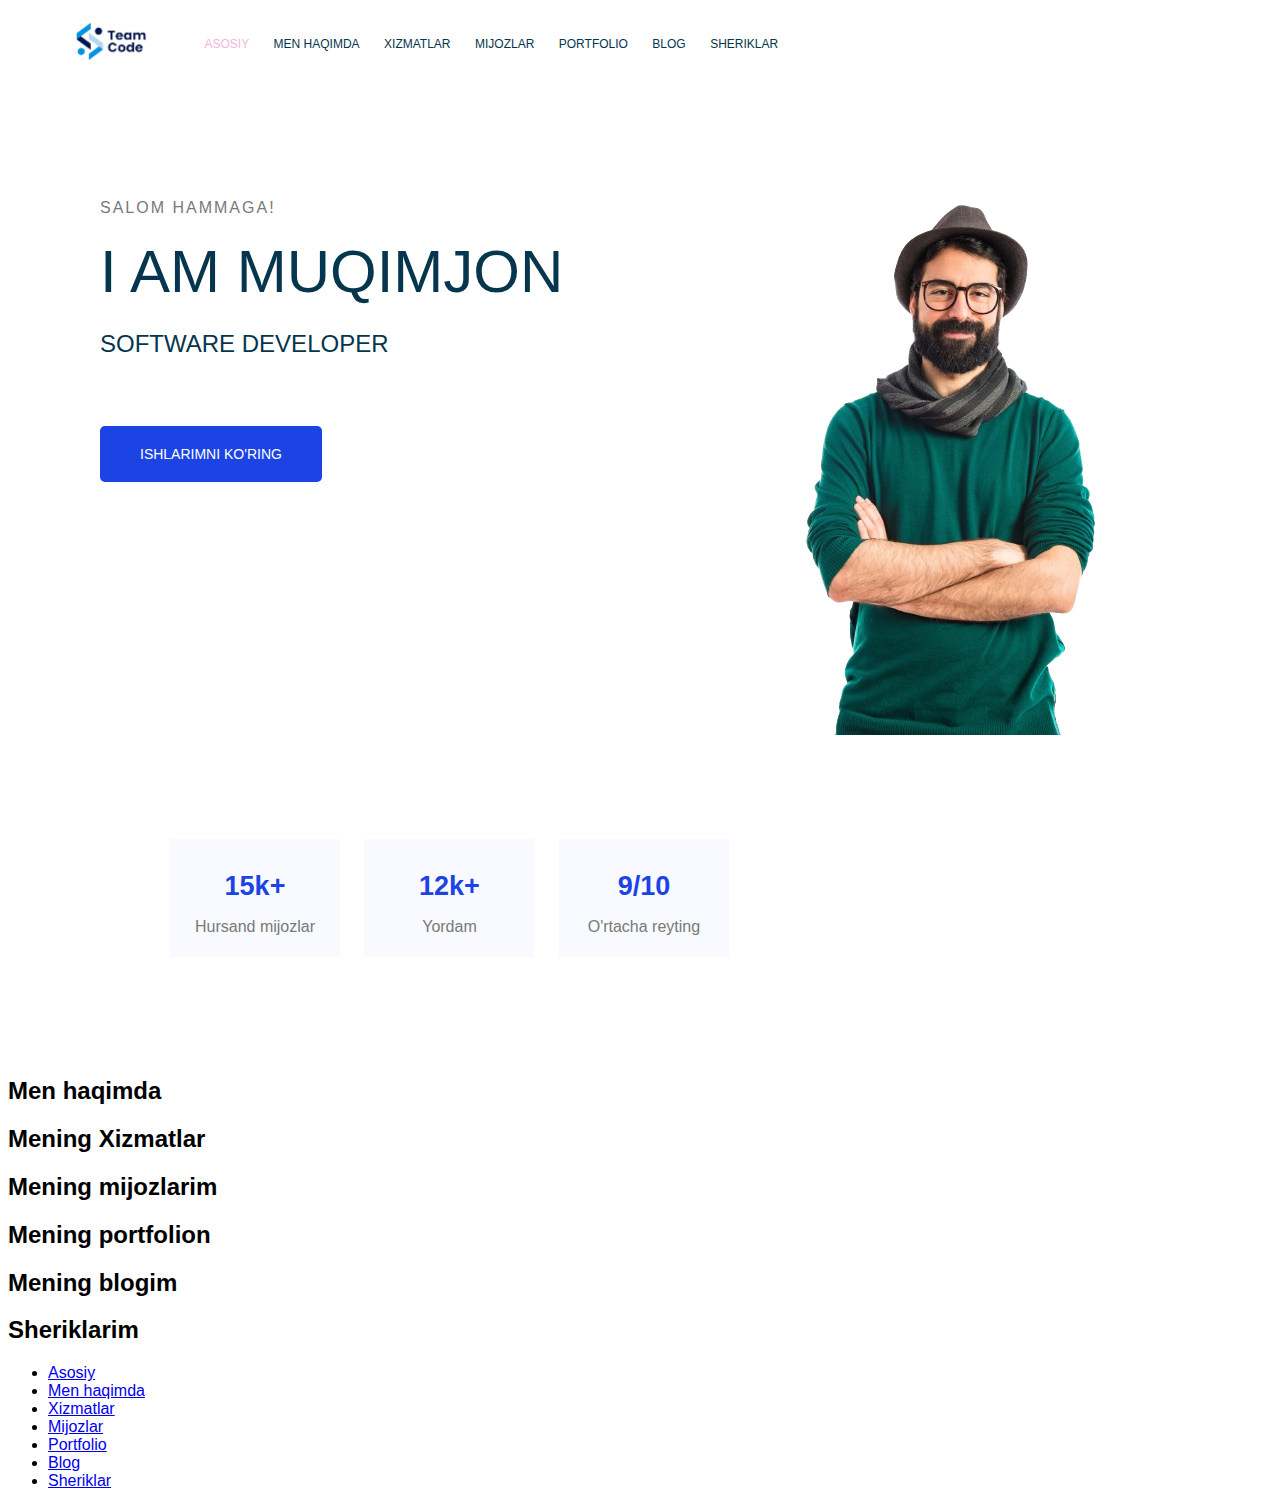
<file: index.html>
<!DOCTYPE html>
<html lang="en">
<head>
    <title>Portfolio</title>
    <link rel="stylesheet" href="https://cdnjs.cloudflare.com/ajax/libs/font-awesome/6.5.1/css/all.min.css" integrity="sha512-DTOQO9RWCH3ppGqcWaEA1BIZOC6xxalwEsw9c2QQeAIftl+Vegovlnee1c9QX4TctnWMn13TZye+giMm8e2LwA==" crossorigin="anonymous" referrerpolicy="no-referrer" />
    <link rel="stylesheet" href="./css/main.css">
</head>
<body>
    <!-- Header section -->
    <div class="container">
        <header class="main-header">
            <div class="main-header__brand">
                <a href="index.html">
                    <img src="./images/logo.png" alt="Logo">
                </a>
            </div>
            <nav class="main-navigation">
                <ul class="main-navigation__items">
                    <li class="main-navigation__item active">
                        <a href="#home">Asosiy</a>
                    </li>
                    <li class="main-navigation__item">
                        <a href="#about">Men haqimda</a>
                    </li>
                    <li class="main-navigation__item">
                        <a href="#projects">Xizmatlar</a>
                    </li>
                    <li class="main-navigation__item">
                        <a href="#clients">Mijozlar</a>
                    </li>
                    <li class="main-navigation__item">
                        <a href="#portfolio">Portfolio</a>
                    </li>
                    <li class="main-navigation__item">
                        <a href="#blog">Blog</a>
                    </li>
                    <li class="main-navigation__item">
                        <a href="#partners">Sheriklar</a>
                    </li>
                </ul>
            </nav>
        </header>
    </div>
    <!-- /Header section -->

    <!-- Main section -->
    <div class="container">
        <section id="main-section" class="main-section">
            <div class="main-section__info">
                <h4 class="main-section__welcome to-uppercase">Salom hammaga!</h4>
                <h1 class="main-section__introduction to-uppercase">I am Muqimjon</h1>
                <h3 class="main-section__position to-uppercase">Software Developer</h3>
                <div class="main-section__social-networks">
                    <a href="https://t.me/muqimjon_m/">
                        <i class="fa-brands fa-telegram"></i>
                    </a>
                    <a href="https://github.com/muqimjon/">
                        <i class="fa-brands fa-github"></i>
                    </a>
                    <a href="https://www.linkedin.com/in/muqimjon/">
                        <i class="fa-brands fa-linkedin"></i>
                    </a>
                    <a href="https://www.instagram.com/muqimjon_m/">
                        <i class="fa-brands fa-instagram"></i>
                    </a>
                    <a href="https://www.facebook.com/muqimjon.m">
                        <i class="fa-brands fa-facebook"></i>
                    </a>
                </div>
                <button type="button" class="main-section__action to-uppercase">
                    Ishlarimni ko'ring
                </button>
            </div>
            <div class="main-section__image">
                <img src="./images/me.png" alt="My image">
            </div>
        </section>
        <div class="clearfix"></div>
    </div>
    <!-- /Main section -->

    <!-- Statistics section -->
    <div class="container">
        <section id="statistics-section" class="statistics-section">
            <div class="statistics-section__item">
                <h3 class="statistics-section__number">
                    15k+
                </h3>
                <p class="statistics-section__title">
                    Hursand mijozlar
                </p>
            </div>
            <div class="statistics-section__item">
                <h3 class="statistics-section__number">
                    12k+
                </h3>
                <p class="statistics-section__title">
                    Yordam
                </p>
            </div>
            <div class="statistics-section__item">
                <h3 class="statistics-section__number">
                    9/10
                </h3>
                <p class="statistics-section__title">
                    O'rtacha reyting
                </p>
            </div>
        </section>
    </div>
    <!-- /Statistics section -->

    <!-- About me section -->
    <section id="about-me-section">
        <h2>Men haqimda</h2>
    </section>
    <!-- /About me section -->

    <!-- Services section -->
    <section id="services-section">
        <h2>Mening Xizmatlar</h2>
    </section>
    <!-- /Services section -->

    <!-- Clients section -->
    <section id="clients-section">
        <h2>Mening mijozlarim</h2>
    </section>
    <!-- /Clients section -->

    <!-- Portfolio section -->
    <section id="portfolio-section">
        <h2>Mening portfolion</h2>
    </section>
    <!-- /Portfolio section -->

    <!-- Blog section -->
    <section id="blog-section">
        <h2>Mening blogim</h2>
    </section>
    <!-- /Blog section -->

    <!-- Partners section -->
    <section id="partners-section">
        <h2>Sheriklarim</h2>
    </section>
    <!-- /Partners section -->

    <!-- Footer section -->
    <footer>
        <nav>
            <ul>
                <li>
                    <a href="#home">Asosiy</a>
                </li>
                <li>
                    <a href="#about">Men haqimda</a>
                </li>
                <li>
                    <a href="#projects">Xizmatlar</a>
                </li>
                <li>
                    <a href="#clients">Mijozlar</a>
                </li>
                <li>
                    <a href="#portfolio">Portfolio</a>
                </li>
                <li>
                    <a href="#blog">Blog</a>
                </li>
                <li>
                    <a href="#partners">Sheriklar</a>
                </li>
            </ul>
        </nav>
    </footer>
    <!-- /Footer section -->


</body>
</html>
</file>
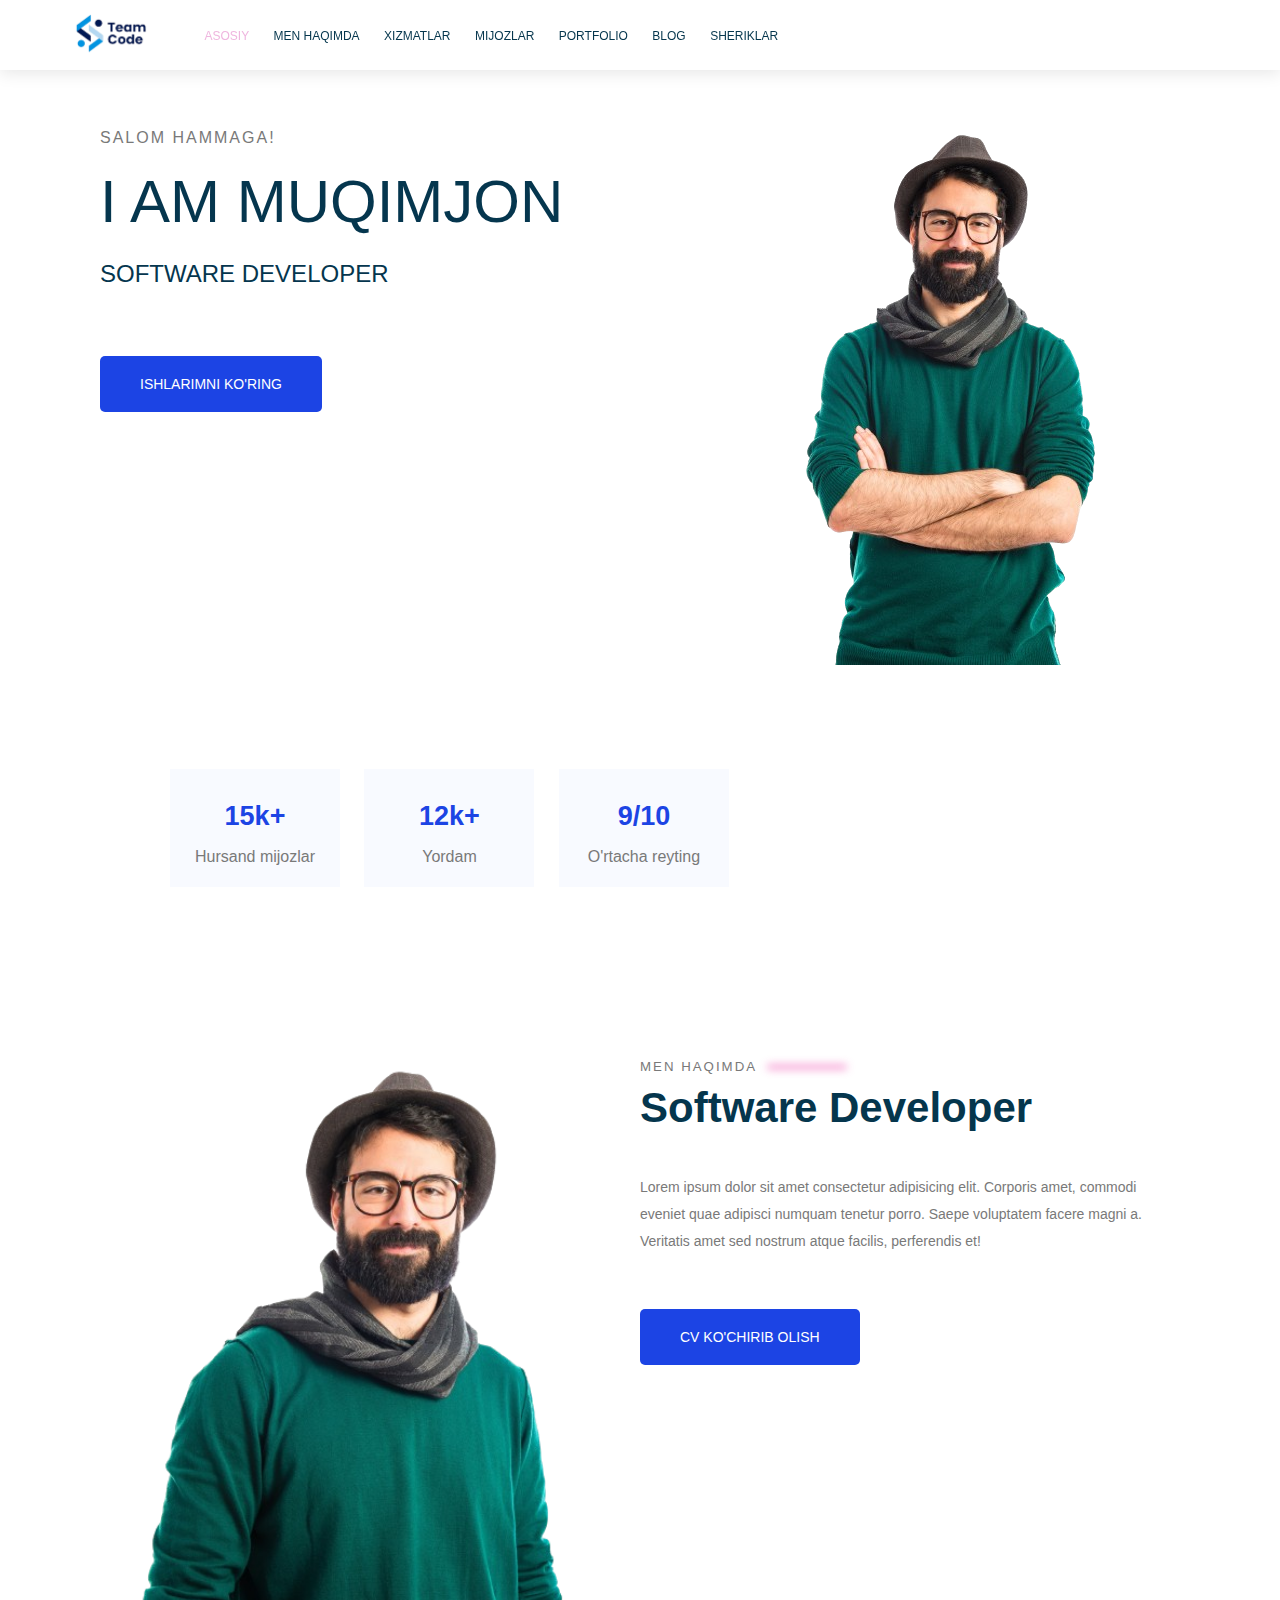
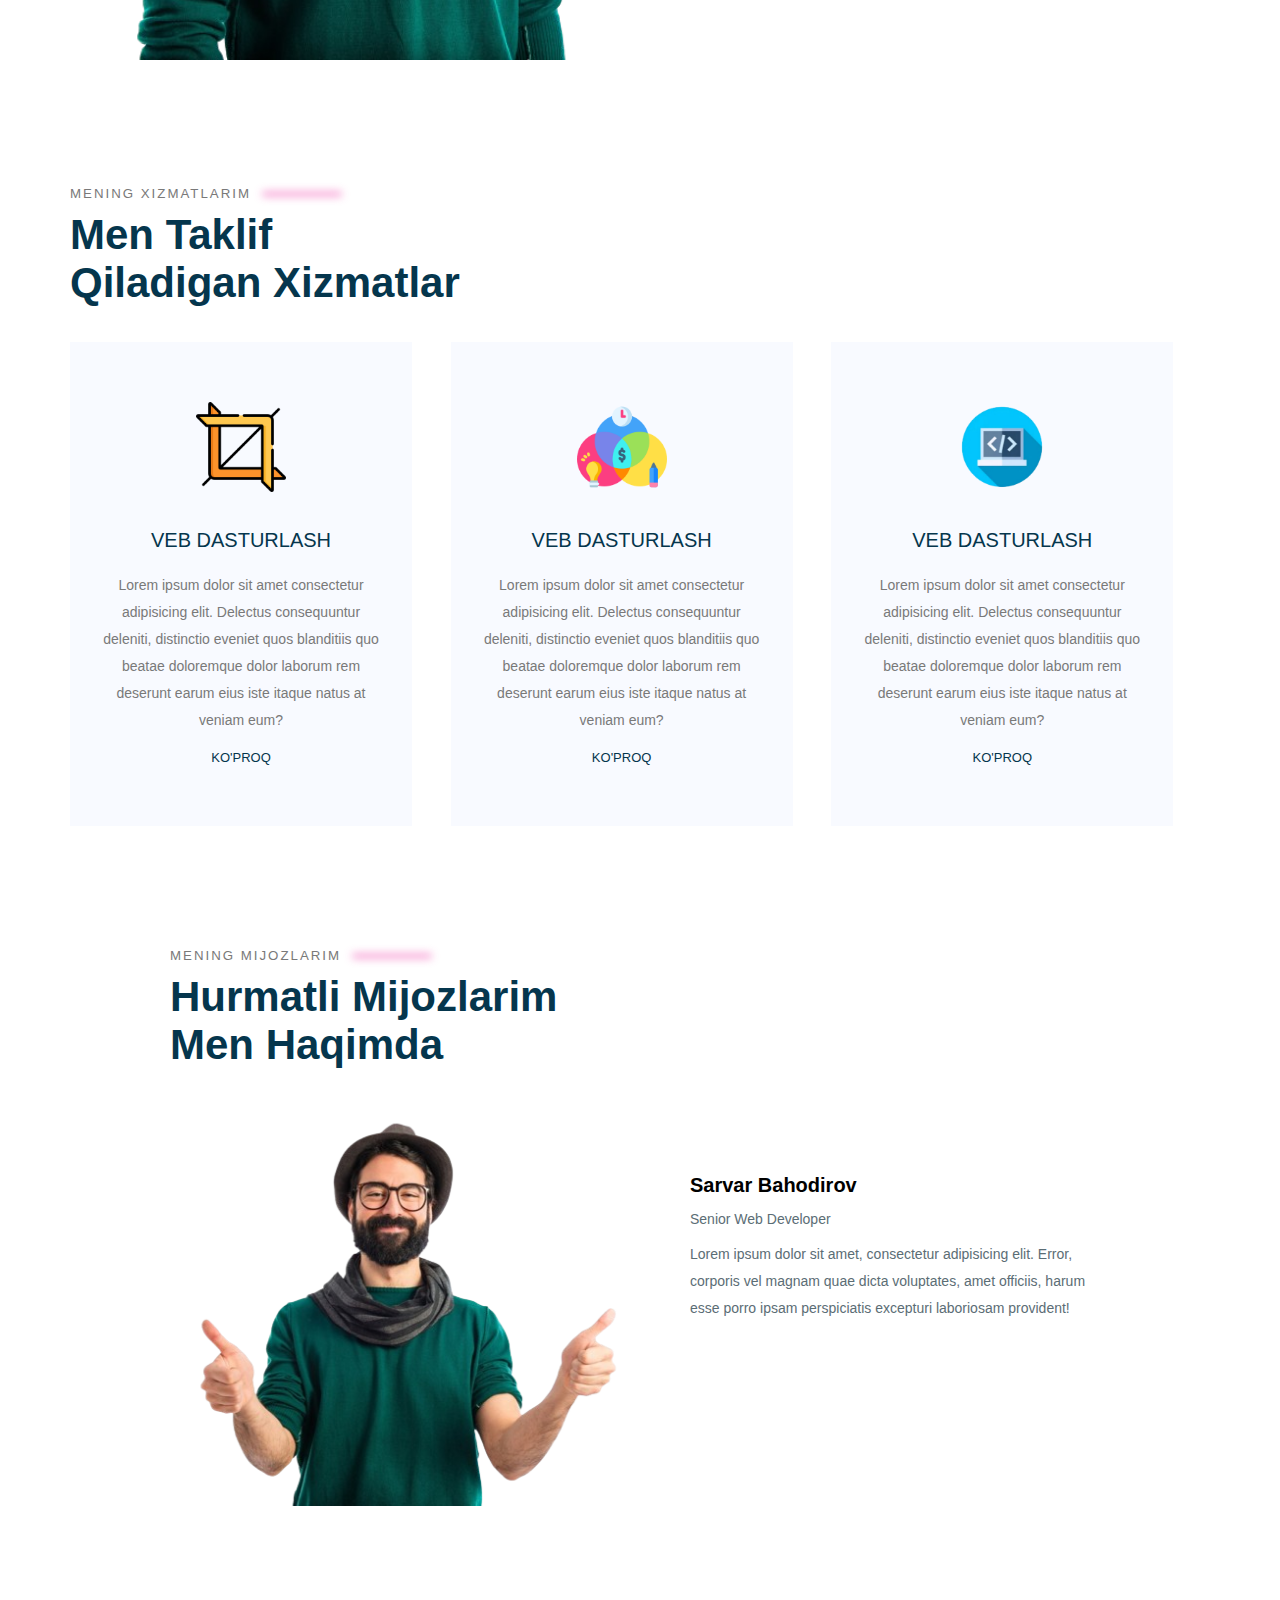
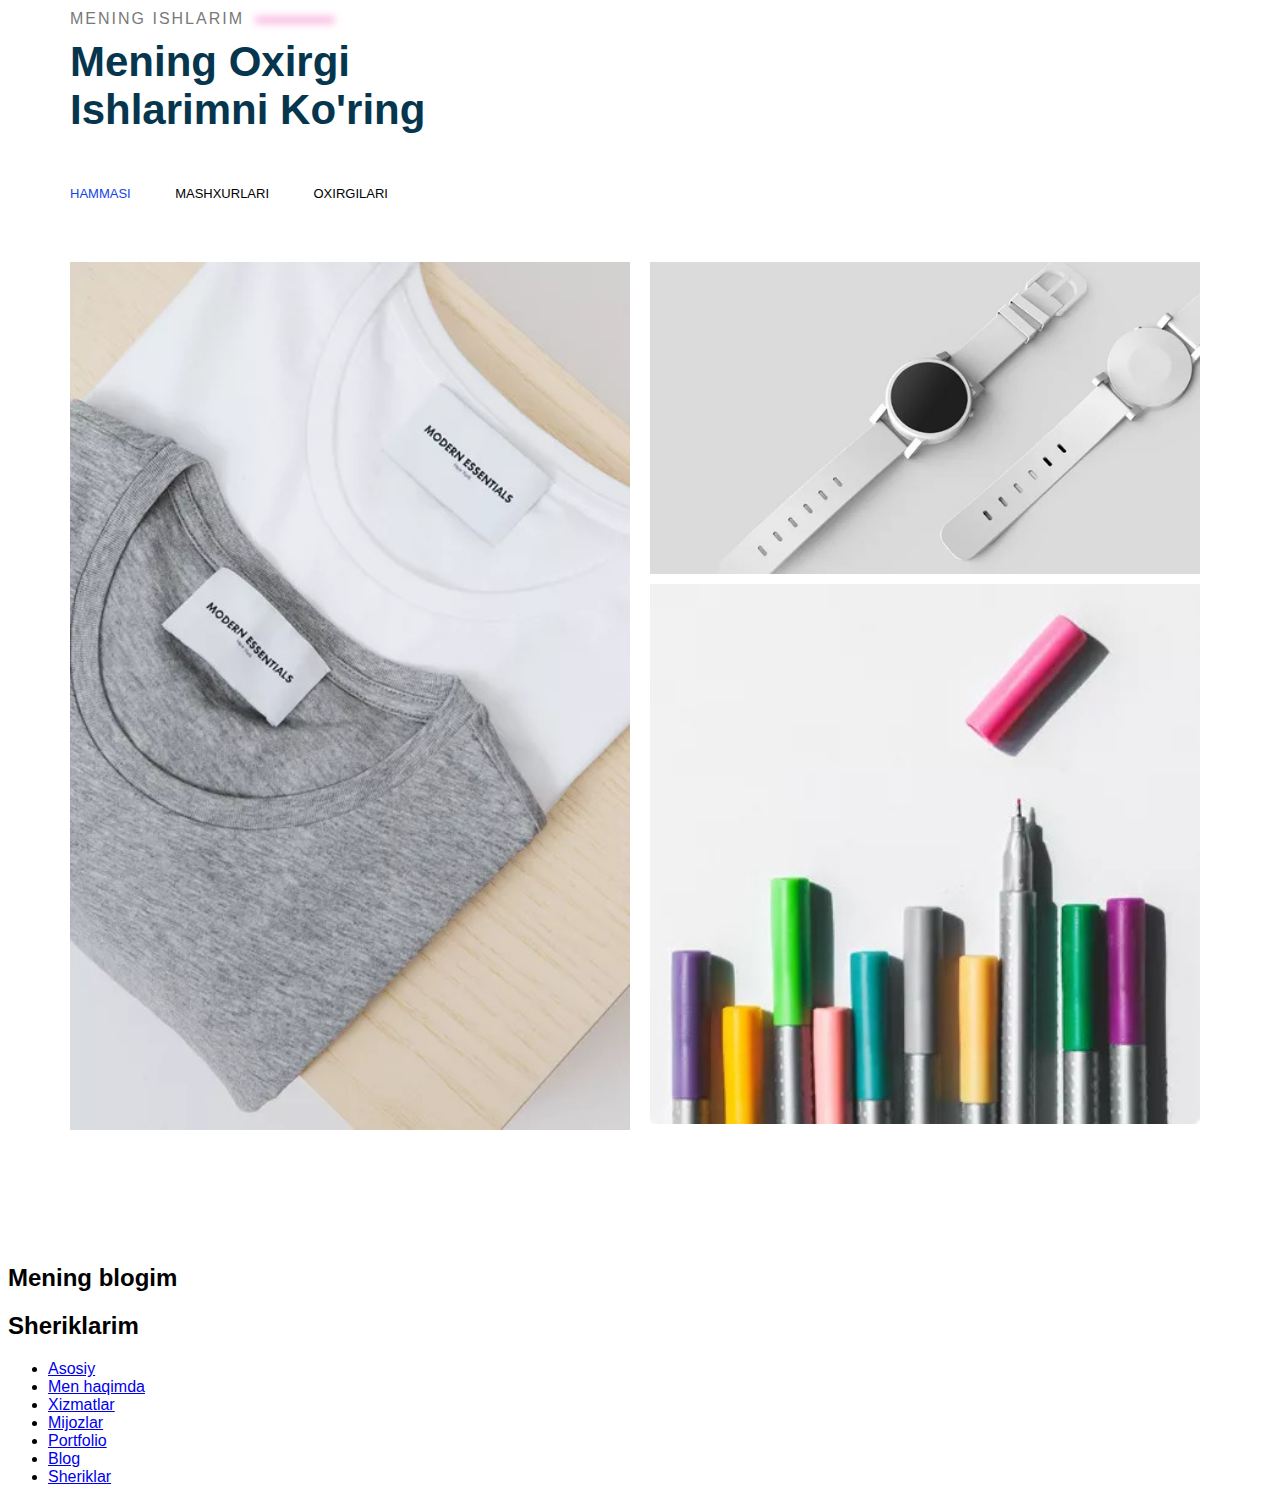
<file: src/index.html>
<!DOCTYPE html>
<html lang="en">
<head>
    <title>Portfolio</title>
    <link rel="stylesheet" href="https://cdnjs.cloudflare.com/ajax/libs/font-awesome/6.5.1/css/all.min.css" integrity="sha512-DTOQO9RWCH3ppGqcWaEA1BIZOC6xxalwEsw9c2QQeAIftl+Vegovlnee1c9QX4TctnWMn13TZye+giMm8e2LwA==" crossorigin="anonymous" referrerpolicy="no-referrer" />
    <link rel="stylesheet" href="./css/main.css">
</head>
<body>
    <!-- Header section -->
    <header class="main-header">
        <div class="container">
            <div class="main-header__brand">
                <a href="index.html">
                    <img src="./images/logo.png" alt="Logo">
                </a>
            </div>
            <nav class="main-navigation">
                <ul class="main-navigation__items">
                    <li class="main-navigation__item active">
                        <a href="#home">Asosiy</a>
                    </li>
                    <li class="main-navigation__item">
                        <a href="#about">Men haqimda</a>
                    </li>
                    <li class="main-navigation__item">
                        <a href="#projects">Xizmatlar</a>
                    </li>
                    <li class="main-navigation__item">
                        <a href="#clients">Mijozlar</a>
                    </li>
                    <li class="main-navigation__item">
                        <a href="#portfolio">Portfolio</a>
                    </li>
                    <li class="main-navigation__item">
                        <a href="#blog">Blog</a>
                    </li>
                    <li class="main-navigation__item">
                        <a href="#partners">Sheriklar</a>
                    </li>
                </ul>
            </nav>
        </div>
    </header>
    <!-- /Header section -->

    <!-- Main section -->
    <div class="container">
        <section id="main-section" class="main-section">
            <div class="main-section__info">
                <h4 class="main-section__welcome to-uppercase">Salom hammaga!</h4>
                <h1 class="main-section__introduction to-uppercase">I am Muqimjon</h1>
                <h3 class="main-section__position to-uppercase">Software Developer</h3>
                <div class="main-section__social-networks">
                    <a href="https://t.me/muqimjon_m/">
                        <i class="fa-brands fa-telegram"></i>
                    </a>
                    <a href="https://github.com/muqimjon/">
                        <i class="fa-brands fa-github"></i>
                    </a>
                    <a href="https://www.linkedin.com/in/muqimjon/">
                        <i class="fa-brands fa-linkedin"></i>
                    </a>
                    <a href="https://www.instagram.com/muqimjon_m/">
                        <i class="fa-brands fa-instagram"></i>
                    </a>
                    <a href="https://www.facebook.com/muqimjon.m">
                        <i class="fa-brands fa-facebook"></i>
                    </a>
                </div>
                <button type="button" class="button main-section__action to-uppercase">
                    Ishlarimni ko'ring
                </button>
            </div>
            <div class="main-section__image">
                <img src="./images/me.png" alt="My image">
            </div>
        </section>
        <div class="clearfix"></div>
    </div>
    <!-- /Main section -->

    <!-- Statistics section -->
    <div class="container">
        <section id="statistics-section" class="statistics-section">
            <div class="statistics-section__item">
                <h3 class="statistics-section__number">
                    15k+
                </h3>
                <p class="statistics-section__title">
                    Hursand mijozlar
                </p>
            </div>
            <div class="statistics-section__item">
                <h3 class="statistics-section__number">
                    12k+
                </h3>
                <p class="statistics-section__title">
                    Yordam
                </p>
            </div>
            <div class="statistics-section__item">
                <h3 class="statistics-section__number">
                    9/10
                </h3>
                <p class="statistics-section__title">
                    O'rtacha reyting
                </p>
            </div>
        </section>
    </div>
    <!-- /Statistics section -->

    <!-- About me section -->
   <div class="container">
    <section id="about-me" class="about-me">
        <div class="about-me__image">
            <img src="./images/about-me.png" alt="About me image">
        </div>
        <div class="about-me__info">
            <h5 class="section-subtitle">
                Men haqimda
                <span class="blur-line"></span>
            </h5>
            <h3 class="section-title">
                Software Developer
            </h3>
            <p class="about-me__description">
                Lorem ipsum dolor sit amet consectetur adipisicing elit. Corporis amet, commodi eveniet quae adipisci numquam tenetur porro. Saepe voluptatem facere magni a. Veritatis amet sed nostrum atque facilis, perferendis et!
            </p>
            <button type="button" class="button to-uppercase about-me__action">
                CV ko'chirib olish
            </button>
        </div>
    </section>
    <div class="clearfix"></div>
   </div>
    <!-- /About me section -->

    <!-- Services section -->
    <div class="container">
        <section id="services-section" class="services">
            <h5 class="section-subtitle">
                Mening xizmatlarim
                <span class="blur-line"></span>
            </h5>
            <h2 class="section-title">
                Men taklif <br>
                qiladigan xizmatlar
            </h2>
            <div class="services__cards">
                <div class="service-card">
                    <img class="service-card__icon" src="./images/web.png" alt="Web Development">
                    <h5 class="service-card__title">veb dasturlash</h5>
                    <p class="service-card__description">
                        Lorem ipsum dolor sit amet consectetur adipisicing elit. Delectus consequuntur deleniti, distinctio eveniet quos blanditiis quo beatae doloremque dolor laborum rem deserunt earum eius iste itaque natus at veniam eum?
                    </p>
                    <a href="#" class="service-card__link">Ko'proq</a>
                </div>
                <div class="service-card">
                    <img class="service-card__icon" src="./images/ui-ux.png" alt="Web Development">
                    <h5 class="service-card__title">veb dasturlash</h5>
                    <p class="service-card__description">
                        Lorem ipsum dolor sit amet consectetur adipisicing elit. Delectus consequuntur deleniti, distinctio eveniet quos blanditiis quo beatae doloremque dolor laborum rem deserunt earum eius iste itaque natus at veniam eum?
                    </p>
                    <a href="#" class="service-card__link">Ko'proq</a>
                </div>
                <div class="service-card">
                    <img class="service-card__icon" src="./images/wp.png" alt="Web Development">
                    <h5 class="service-card__title">veb dasturlash</h5>
                    <p class="service-card__description">
                        Lorem ipsum dolor sit amet consectetur adipisicing elit. Delectus consequuntur deleniti, distinctio eveniet quos blanditiis quo beatae doloremque dolor laborum rem deserunt earum eius iste itaque natus at veniam eum?
                    </p>
                    <a href="#" class="service-card__link">Ko'proq</a>
                </div>
            </div>
        </section>
    </div>
    <!-- /Services section -->

    <!-- Clients section -->
    <div class="container">
        <section id="clients" class="clients">
            <h5 class="section-subtitle">
                Mening mijozlarim
                <span class="blur-line"></span>
            </h5>
            <h2 class="section-title">
                Hurmatli mijozlarim <br>
                men haqimda
            </h2>
            <div class="client-items">
                <div class="client-item">
                    <div class="client-item__image">
                        <img src="./images/client.png" alt="Client image">
                    </div>
                    <div class="client-item__info">
                        <h3 class="client-item__name">
                            Sarvar Bahodirov
                        </h3>
                        <p class="client-item__position">
                            Senior Web Developer
                        </p>
                        <div class="client-item__review">
                            Lorem ipsum dolor sit amet, consectetur adipisicing elit. Error, corporis vel magnam quae dicta voluptates, amet officiis, harum esse porro ipsam perspiciatis excepturi laboriosam provident!
                        </div>
                        <div class="client-item__rate">
                            <i class="fa fa-star"></i>
                            <i class="fa fa-star"></i>
                            <i class="fa fa-star"></i>
                            <i class="fa fa-star"></i>
                            <i class="fa fa-star disables"></i>
                        </div>
                    </div>
                </div>
            </div>
        </section>
        <div class="clearfix"></div>
    </div>
    <!-- /Clients section -->

    <!-- Portfolio section -->
    <div class="container">
        <section id="portfolio-section" class="portfolio">
            <div class="section-subtitle">
                Mening ishlarim
                <span class="blur-line"></span>
            </div>
            <div class="section-title">
                Mening oxirgi <br>
                ishlarimni ko'ring
            </div>
            <ul class="portfolio-filters">
                <li class="active">
                    Hammasi
                </li>
                <li>
                    Mashxurlari
                </li>
                <li>
                     Oxirgilari
                </li>
            </ul>
            <div class="portfolio-items">
                <div class="portfolio-item portfilio-item-1">
                    <img src="./images/portfolio-1.jpg" alt="Portfolio image 1" class="portfolio-item__image">
                    <div class="portfolio-item__overlay"></div>
                    <div class="portfolio-item__info">
                        <h4>
                            <a href="#">Portfolio item 1</a>
                        </h4>
                        <p>
                            Ishim haqida
                        </p>
                    </div>
                </div>
                <div class="portfolio-item portfolio-item-2">
                    <img src="./images/portfolio-2.jpg" alt="Portfolio image 2" class="portfolio-item__image">
                    <div class="portfolio-item__overlay"></div>
                    <div class="portfolio-item__info">
                        <h4>
                            <a href="#">Portfolio item 2</a>
                        </h4>
                        <p>
                            Ishim haqida
                        </p>
                    </div>
                </div>
                <div class="portfolio-item portfolio-item-3">
                    <img src="./images/portfolio-3.jpg" alt="Portfolio image 3" class="portfolio-item__image">
                    <div class="portfolio-item__overlay"></div>
                    <div class="portfolio-item__info">
                        <h4>
                            <a href="#">Portfolio item 3</a>
                        </h4>
                        <p>
                            Ishim haqida
                        </p>
                    </div>
                </div>
            </div>
        </section>
    </div>
    <!-- /Portfolio section -->

    <!-- Blog section -->
    <section id="blog-section">
        <h2>Mening blogim</h2>
    </section>
    <!-- /Blog section -->

    <!-- Partners section -->
    <section id="partners-section">
        <h2>Sheriklarim</h2>
    </section>
    <!-- /Partners section -->

    <!-- Footer section -->
    <footer>
        <nav>
            <ul>
                <li>
                    <a href="#home">Asosiy</a>
                </li>
                <li>
                    <a href="#about">Men haqimda</a>
                </li>
                <li>
                    <a href="#projects">Xizmatlar</a>
                </li>
                <li>
                    <a href="#clients">Mijozlar</a>
                </li>
                <li>
                    <a href="#portfolio">Portfolio</a>
                </li>
                <li>
                    <a href="#blog">Blog</a>
                </li>
                <li>
                    <a href="#partners">Sheriklar</a>
                </li>
            </ul>
        </nav>
    </footer>
    <!-- /Footer section -->


</body>
</html>
</file>
<file: css/main.css>
/* Core styles */
body {
    font-family: sans-serif;
}

.container {
    width: 1140px;
    margin: 0 auto;
}

.to-uppercase {
    text-transform: uppercase;
}

.clearfix {
    clear: both;
}

/* Main header styles */
.main-header__brand {
    display: inline-block;
    vertical-align: middle;
}

.main-header__brand img {
    width: 80px;
}

.main-navigation {
    display: inline-block;
    vertical-align: middle;
}

.main-navigation__item {
    display: inline-block;
    padding: 10px;
}

.main-navigation__item a {
    color: #05364d;
    text-decoration: none;
    text-transform: uppercase;
    font-size: 12px;
    font-weight: 500px;
}

.main-navigation__item a:hover {
    color: #efb6df;
}

.main-navigation__item.active a {
    color: #efb6df;
}

/* Main section styles */
.main-section {
    padding: 100px 30px;
}

.main-section > div {
    width: 50%;
    float: left;
}

.main-section__image {
    text-align: right;
}

.main-section__welcome {
    font-size: 16px;
    font-weight: 400;
    margin-bottom: 20px;
    letter-spacing: 2px;
    color: #797979;
}

.main-section__introduction {
    margin-top: 20px;
    font-size: 60px;
    font-weight: 500;
    margin-bottom: 20px;
    color: #05364E;
}

.main-section__position {
    color: #05364E;
    font-size: 24px;
    font-weight: 300;
    margin-bottom: 20px;
}

.main-section__social-networks a {
    color: #8FA1AA;
    font-size: 20px;
    display: inline-block;
    margin-right: 16px;
    cursor: pointer;
}

.main-section__social-networks a:hover {
    color: #1C44E4;
}

.main-section__action {
    margin-top: 30px;
    border: none;
    background-color: #1C44E4;
    color: #FFFFFF;
    font-weight: 500;
    font-size: 14px;
    padding: 20px 40px;
    border-radius: 5px;
    cursor: pointer;
}

/* Statistics section styles */
.statistics-section {
    padding: 100px;
}

.statistics-section__item {
    display: inline-block;
    width: 150px;
    background-color: #F8FAFF; /*#F5F5F5*/
    text-align: center;
    padding: 5px 10px;
    margin-right: 20px;
}

.statistics-section__number {
    font-size: 27px;
    margin-bottom: 5px;
    color: #1C44E4;
}

.statistics-section__title {
    font-size: 16px;
    color: #797979;
    font-weight: 300;
}
</file>
<file: src/css/main.css>
/* Core styles */
body {
    font-family: sans-serif;
}

.container {
    width: 1140px;
    margin: 0 auto;
}

.to-uppercase {
    text-transform: uppercase;
}

.clearfix {
    clear: both;
}

.button {
    border: none;
    background-color: #1C44E4;
    color: #FFFFFF;
    font-weight: 500;
    font-size: 14px;
    padding: 20px 40px;
    border-radius: 5px;
    cursor: pointer;
}

.blur-line {
    display: inline-block;
    position: relative;
    top: -2px;
    margin-left: 5px;
    width: 80px;
    height: 4px;
    background: rgba(237, 35, 159, 0.6);
    filter: blur(4px);
    border-radius: 4px;
}

/* Main header styles */

.main-header {
    position: fixed;
    background-color: white;
    top: 0;
    left: 0;
    width: 100%;
    box-shadow: 0px 3px 16px 0px rgba(0 0 0 / 10%);
    z-index: 10;
}


.main-header__brand {
    display: inline-block;
    vertical-align: middle;
}

.main-header__brand img {
    width: 80px;
}

.main-navigation {
    display: inline-block;
    vertical-align: middle;
}

.main-navigation__item {
    display: inline-block;
    padding: 10px;
}

.main-navigation__item a {
    color: #05364d;
    text-decoration: none;
    text-transform: uppercase;
    font-size: 12px;
    font-weight: 500px;
}

.main-navigation__item a:hover {
    color: #efb6df;
}

.main-navigation__item.active a {
    color: #efb6df;
}

/* Main section styles */
.main-section {
    padding: 100px 30px;
}

.main-section > div {
    width: 50%;
    float: left;
}

.main-section__image {
    text-align: right;
}

.main-section__welcome {
    font-size: 16px;
    font-weight: 400;
    margin-bottom: 20px;
    letter-spacing: 2px;
    color: #797979;
}

.main-section__introduction {
    margin-top: 20px;
    font-size: 60px;
    font-weight: 500;
    margin-bottom: 20px;
    color: #05364E;
}

.main-section__position {
    color: #05364E;
    font-size: 24px;
    font-weight: 300;
    margin-bottom: 20px;
}

.main-section__social-networks a {
    color: #8FA1AA;
    font-size: 20px;
    display: inline-block;
    margin-right: 16px;
    cursor: pointer;
}

.main-section__social-networks a:hover {
    color: #1C44E4;
}

.main-section__action {
    margin-top: 30px;
}

/* Statistics section styles */
.statistics-section {
    padding: 100px;
}

.statistics-section__item {
    display: inline-block;
    width: 150px;
    background-color: #F8FAFF; /*#F5F5F5*/
    text-align: center;
    padding: 5px 10px;
    margin-right: 20px;
}

.statistics-section__number {
    font-size: 27px;
    margin-bottom: 5px;
    color: #1C44E4;
}

.statistics-section__title {
    font-size: 16px;
    color: #797979;
    font-weight: 300;
}

/* About me section styles */
.about-me {
    padding: 50px;
}

.about-me > div {
    width: 50%;
    float: left;
}

.about-me__image img {
    width: 90%;
}

.section-subtitle {
    letter-spacing: 2px;
    font-weight: 500;
    margin-bottom: 10px;
    color: #797979;
    text-transform: uppercase;
}

.section-title {
    margin-top: 5px;
    font-size: 42px;
    font-weight: 700;
    text-transform: capitalize;
    color: #05364D;
}

.about-me__description {
    font-size: 14px;
    font-weight: 400;
    color: #797979;
    line-height: 27px;
}

.about-me__action {
    margin-top: 40px;
}

/* Services section styles */
.services {
    padding-top: 100px;
}

.service-card {
    display: inline-block;
    width: 30%;
    padding: 60px 30px;
    background-color: #F8FAFF;
    margin-right: 3%;
    text-align: center;
    box-sizing: border-box;
}

.service-card__title {
    color: #05364D;
    font-size: 20px;
    font-weight: 500;
    margin-bottom: 20px;
    text-transform: uppercase;
}

.service-card__description {
    font-size: 14px;
    line-height: 27px;
    font-weight: 300;
    color: #797979;
}

.service-card__link {
    font-size: 13px;
    font-weight: 500;
    text-transform: uppercase;
    color: #05364D;
    text-decoration: none;
}

.service-card__icon {
    width: 90px;
}

.service-card:hover {
    background-color: #5F30FF;
}

.service-card:hover .service-card__title,
.service-card:hover .service-card__description,
.service-card:hover .service-card__link {
    color: #fff;
}

/* Clients section styles */
.clients {
    padding: 100px;
}

.client-item > div {
    width: 50%;
    float: left;
    box-sizing: border-box;
}

.client-item__image img {
    width: 100%;
}

.client-item__info {
    padding-top: 50px;
    padding-left: 50px;
}

.client-item__name {
    font-size: 20px;
    margin-bottom: 4px;
}

.client-item__position {
    font-size: 14px;
    color: #5B6D75;
    font-weight: 300;
}

.client-item__review {
    font-size: 14px;
    line-height: 27px;
    font-weight: 300;
    color: #5B6D75;
}

.client-item__rate {
    margin-top: 20px;
    color: #FFD805;
}

/* .client-item__rate .disables {
    color: #AEB9BE;
} */

/* Portolio section */
.portfolio {
    padding: 100px 0;
}

.portfolio-filters {
    list-style: none;
    padding-left: 0;
    margin-top: 50px;
}

.portfolio-filters li {
    display: inline-block;
    margin-right: 40px;
    font-size: 13px;
    font-weight: 400;
    text-transform: uppercase;
    cursor: pointer;
}


.portfolio-filters li:hover,
.portfolio-filters li.active {
    color: #1345E6;
}

.portfolio-items {
    position: relative;
    margin-top: 50px;
}

.portfolio-item {
    position: relative;
    display: inline-block;
    cursor: pointer;
    width: 50%;
    padding: 10px;
    box-sizing: border-box;
}

.portfilio-item-1 {
    padding-left: 0;
}

.portfolio-item-2 {
    position: absolute;
    top: 0;
    right: 0;
}

.portfolio-item-3 {
    position: absolute;
    top: 322px;
    right: 0;
}

.portfolio-item__image {
    width: 100%;
}

.portfolio-item__overlay {
    position: absolute;
    left: 0;
    top: 0;
    height: 100%;
    width: 100%;
    background: rgba(19,69,230,0.9);
    visibility: hidden;
    z-index: 1;
}

.portfolio-item__info {
    position: absolute;
    bottom: 44px;
    left: 80px;
    color: white;
    visibility: hidden;
    z-index: 1;
}

.portfolio-item__info a {
     color: white;
     text-decoration: none;
}

.portfolio-item:hover .portfolio-item__overlay {
    visibility: visible;
    top: 20px;
    left: 20px;
}

.portfolio-item:hover .portfolio-item__info {
    visibility: visible;
    bottom: 24px;
    left: 60px;
}
</file>
